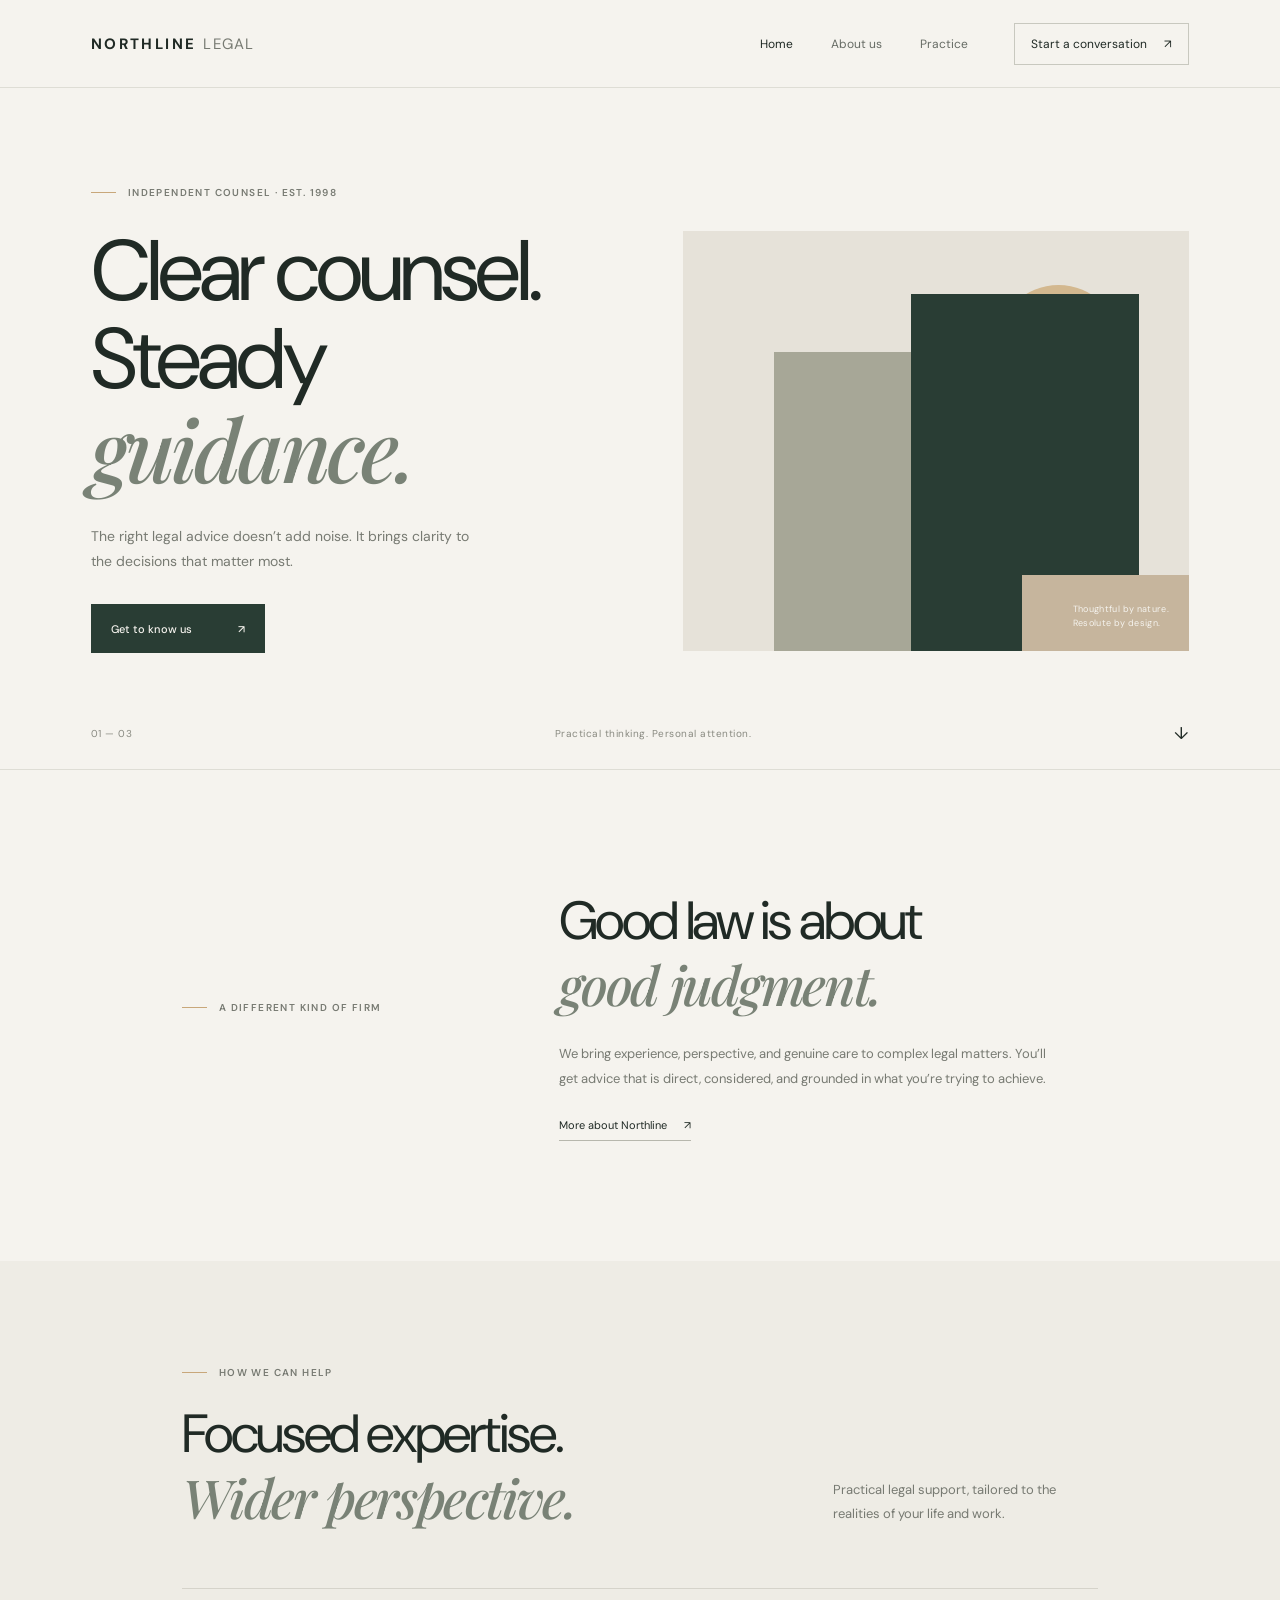
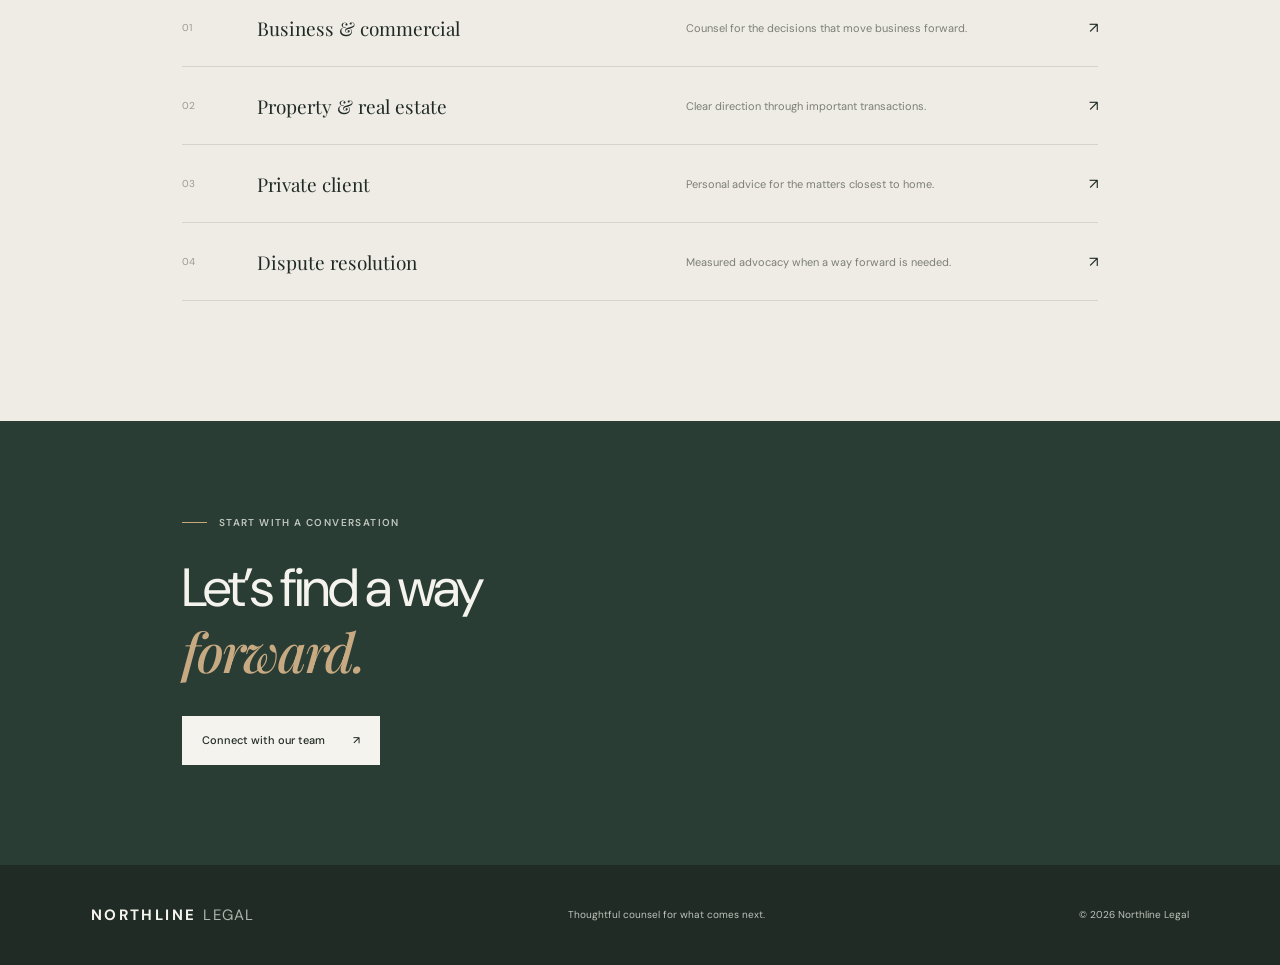
<file: index.html>
<!doctype html>
<html lang="en">
  <head>
    <meta charset="utf-8">
    <meta name="viewport" content="width=device-width, initial-scale=1">
    <meta name="description" content="Northline Legal is a thoughtful, independent law firm for individuals and businesses.">
    <title>Northline Legal — Clear counsel. Steady guidance.</title>
    <link rel="stylesheet" href="styles.css">
  </head>
  <body>
    <header class="site-header">
      <a class="wordmark" href="index.html" aria-label="Northline Legal home">NORTHLINE<span>LEGAL</span></a>
      <nav class="site-nav" aria-label="Main navigation">
        <a class="active" href="index.html" aria-current="page">Home</a>
        <a href="about.html">About us</a>
        <a href="#practice">Practice</a>
        <a class="nav-cta" href="about.html#contact">Start a conversation <span aria-hidden="true">↗</span></a>
      </nav>
    </header>

    <main>
      <section class="hero">
        <div class="hero-copy">
          <p class="eyebrow"><span class="eyebrow-line"></span> Independent counsel · Est. 1998</p>
          <h1>Clear counsel.<br>Steady <em>guidance.</em></h1>
          <p class="hero-intro">The right legal advice doesn’t add noise. It brings clarity to the decisions that matter most.</p>
          <a class="button button-dark" href="about.html">Get to know us <span aria-hidden="true">↗</span></a>
        </div>
        <div class="hero-art" role="img" aria-label="Abstract architectural forms in warm stone and deep green">
          <div class="art-sun"></div>
          <div class="art-column art-column-back"></div>
          <div class="art-column art-column-front"></div>
          <div class="art-ground"></div>
          <span class="art-caption">Thoughtful by nature.<br>Resolute by design.</span>
        </div>
        <div class="hero-foot">
          <span>01 — 03</span>
          <span>Practical thinking. Personal attention.</span>
          <a href="#practice" aria-label="Scroll to practice areas">↓</a>
        </div>
      </section>

      <section class="intro-section">
        <p class="eyebrow"><span class="eyebrow-line"></span> A different kind of firm</p>
        <div>
          <h2>Good law is about<br><em>good judgment.</em></h2>
          <p class="section-copy">We bring experience, perspective, and genuine care to complex legal matters. You’ll get advice that is direct, considered, and grounded in what you’re trying to achieve.</p>
          <a class="text-link" href="about.html">More about Northline <span aria-hidden="true">↗</span></a>
        </div>
      </section>

      <section class="practice-section" id="practice">
        <div class="section-heading">
          <div>
            <p class="eyebrow"><span class="eyebrow-line"></span> How we can help</p>
            <h2>Focused expertise.<br><em>Wider perspective.</em></h2>
          </div>
          <p class="section-copy">Practical legal support, tailored to the realities of your life and work.</p>
        </div>
        <div class="practice-list">
          <a class="practice-item" href="about.html#contact"><span class="practice-number">01</span><span class="practice-name">Business &amp; commercial</span><span class="practice-detail">Counsel for the decisions that move business forward.</span><span class="practice-arrow" aria-hidden="true">↗</span></a>
          <a class="practice-item" href="about.html#contact"><span class="practice-number">02</span><span class="practice-name">Property &amp; real estate</span><span class="practice-detail">Clear direction through important transactions.</span><span class="practice-arrow" aria-hidden="true">↗</span></a>
          <a class="practice-item" href="about.html#contact"><span class="practice-number">03</span><span class="practice-name">Private client</span><span class="practice-detail">Personal advice for the matters closest to home.</span><span class="practice-arrow" aria-hidden="true">↗</span></a>
          <a class="practice-item" href="about.html#contact"><span class="practice-number">04</span><span class="practice-name">Dispute resolution</span><span class="practice-detail">Measured advocacy when a way forward is needed.</span><span class="practice-arrow" aria-hidden="true">↗</span></a>
        </div>
      </section>

      <section class="closing-section">
        <p class="eyebrow"><span class="eyebrow-line"></span> Start with a conversation</p>
        <h2>Let’s find a way<br><em>forward.</em></h2>
        <a class="button button-light" href="about.html#contact">Connect with our team <span aria-hidden="true">↗</span></a>
      </section>
    </main>

    <footer class="site-footer">
      <a class="wordmark wordmark-light" href="index.html">NORTHLINE<span>LEGAL</span></a>
      <span>Thoughtful counsel for what comes next.</span>
      <span>© 2026 Northline Legal</span>
    </footer>
  </body>
</html>
</file>
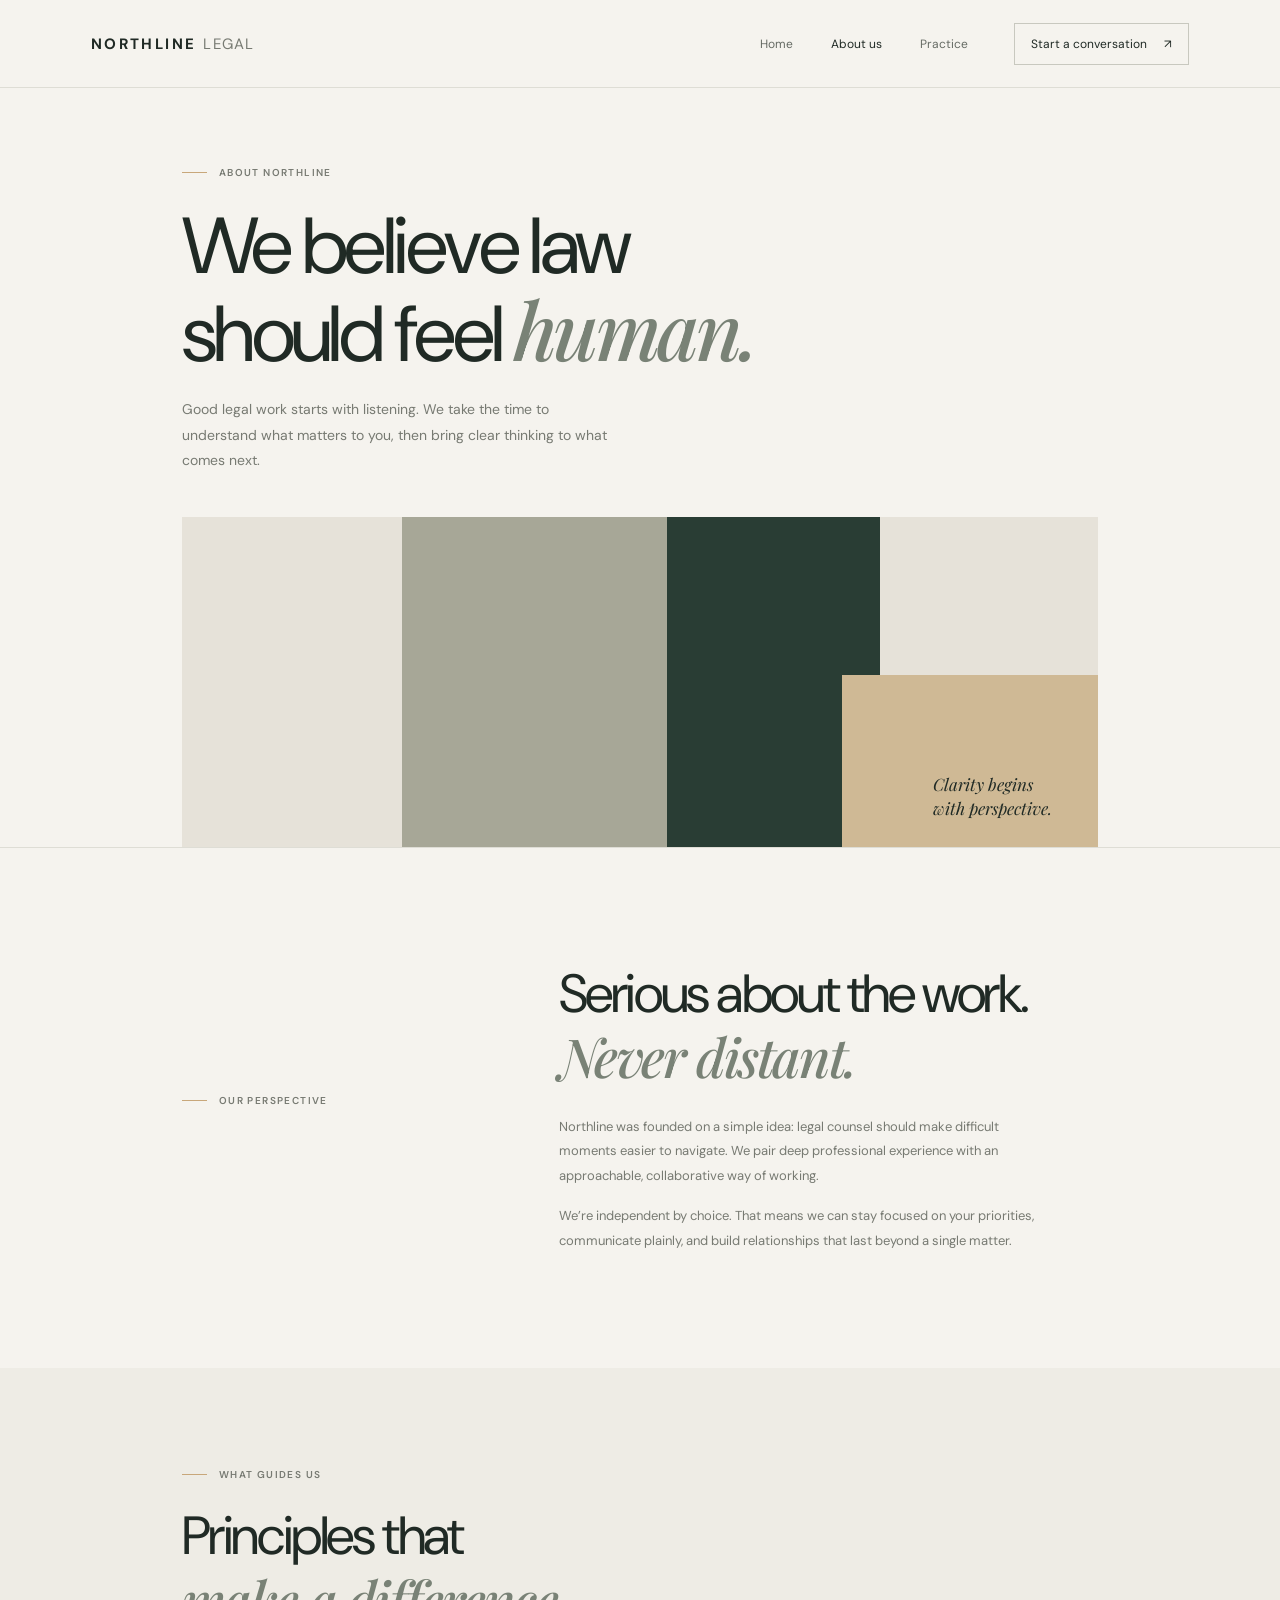
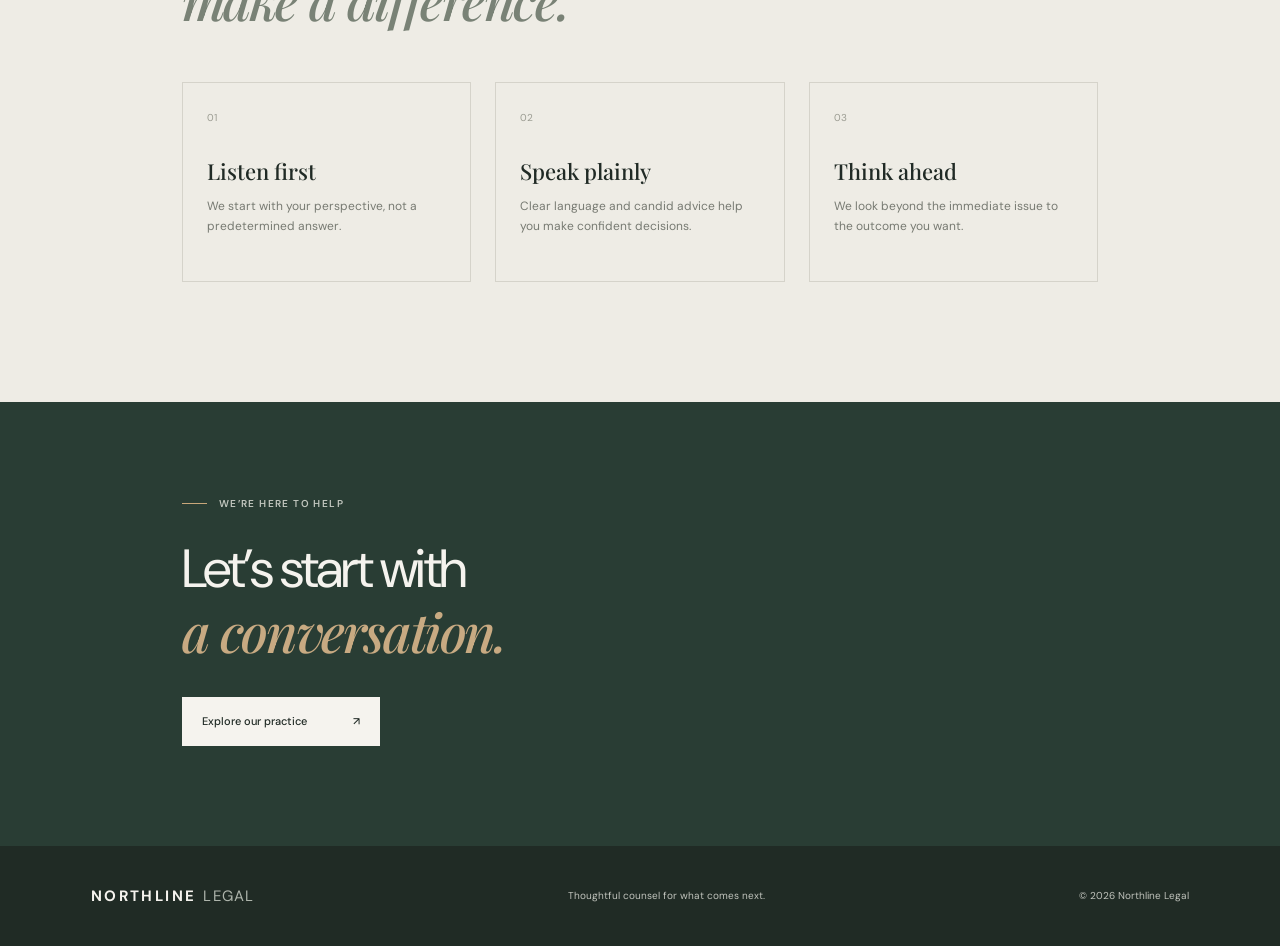
<file: about.html>
<!doctype html>
<html lang="en">
  <head>
    <meta charset="utf-8">
    <meta name="viewport" content="width=device-width, initial-scale=1">
    <meta name="description" content="Meet Northline Legal: an independent law firm built on clear thinking, considered advice, and personal attention.">
    <title>About us — Northline Legal</title>
    <link rel="stylesheet" href="styles.css">
  </head>
  <body>
    <header class="site-header">
      <a class="wordmark" href="index.html" aria-label="Northline Legal home">NORTHLINE<span>LEGAL</span></a>
      <nav class="site-nav" aria-label="Main navigation">
        <a href="index.html">Home</a>
        <a class="active" href="about.html" aria-current="page">About us</a>
        <a href="index.html#practice">Practice</a>
        <a class="nav-cta" href="#contact">Start a conversation <span aria-hidden="true">↗</span></a>
      </nav>
    </header>

    <main>
      <section class="about-hero">
        <p class="eyebrow"><span class="eyebrow-line"></span> About Northline</p>
        <h1>We believe law<br>should feel <em>human.</em></h1>
        <p class="hero-intro">Good legal work starts with listening. We take the time to understand what matters to you, then bring clear thinking to what comes next.</p>
        <div class="about-art" role="img" aria-label="A quiet study in light, shadow, and natural materials">
          <div class="about-art-block"></div>
          <div class="about-art-shadow"></div>
          <span>Clarity begins<br>with perspective.</span>
        </div>
      </section>

      <section class="story-section">
        <p class="eyebrow"><span class="eyebrow-line"></span> Our perspective</p>
        <div>
          <h2>Serious about the work.<br><em>Never distant.</em></h2>
          <p class="section-copy">Northline was founded on a simple idea: legal counsel should make difficult moments easier to navigate. We pair deep professional experience with an approachable, collaborative way of working.</p>
          <p class="section-copy">We’re independent by choice. That means we can stay focused on your priorities, communicate plainly, and build relationships that last beyond a single matter.</p>
        </div>
      </section>

      <section class="values-section">
        <div class="section-heading">
          <div>
            <p class="eyebrow"><span class="eyebrow-line"></span> What guides us</p>
            <h2>Principles that<br><em>make a difference.</em></h2>
          </div>
        </div>
        <div class="values-grid">
          <article class="value-card"><span>01</span><h3>Listen first</h3><p>We start with your perspective, not a predetermined answer.</p></article>
          <article class="value-card"><span>02</span><h3>Speak plainly</h3><p>Clear language and candid advice help you make confident decisions.</p></article>
          <article class="value-card"><span>03</span><h3>Think ahead</h3><p>We look beyond the immediate issue to the outcome you want.</p></article>
        </div>
      </section>

      <section class="closing-section" id="contact">
        <p class="eyebrow"><span class="eyebrow-line"></span> We’re here to help</p>
        <h2>Let’s start with<br><em>a conversation.</em></h2>
        <a class="button button-light" href="index.html#practice">Explore our practice <span aria-hidden="true">↗</span></a>
      </section>
    </main>

    <footer class="site-footer">
      <a class="wordmark wordmark-light" href="index.html">NORTHLINE<span>LEGAL</span></a>
      <span>Thoughtful counsel for what comes next.</span>
      <span>© 2026 Northline Legal</span>
    </footer>
  </body>
</html>
</file>
<file: styles.css>
@import url('https://fonts.googleapis.com/css2?family=DM+Sans:wght@400;500;600;700&family=Playfair+Display:ital,wght@0,500;0,600;1,500;1,600&display=swap');

:root {
  color-scheme: light;
  --paper: #f5f3ee;
  --ink: #202a25;
  --muted: #777a72;
  --line: #deddd5;
  --green: #293d34;
  --accent: #c8a77a;
  --serif: 'Playfair Display', Georgia, serif;
  --sans: 'DM Sans', Arial, sans-serif;
}

* { box-sizing: border-box; }
html { scroll-behavior: smooth; }
body { margin: 0; background: var(--paper); color: var(--ink); font-family: var(--sans); font-size: 14px; -webkit-font-smoothing: antialiased; }
a { color: inherit; text-decoration: none; }

.site-header { height: 88px; padding: 0 7.1%; display: flex; align-items: center; justify-content: space-between; border-bottom: 1px solid var(--line); }
.wordmark { font-size: 15px; font-weight: 700; letter-spacing: .16em; }
.wordmark span { margin-left: 7px; color: var(--muted); font-weight: 400; letter-spacing: .08em; }
.site-nav { display: flex; align-items: center; gap: 38px; color: #666b64; font-size: 12px; }
.site-nav a { transition: color .2s ease; }
.site-nav a:hover, .site-nav a.active { color: var(--ink); }
.site-nav .nav-cta { margin-left: 8px; padding: 12px 16px; border: 1px solid #c8c8bf; color: var(--ink); }
.nav-cta span, .button span, .text-link span { margin-left: 14px; }

.hero { position: relative; min-height: 610px; padding: 98px 7.1% 74px; display: grid; grid-template-columns: 1.03fr .97fr; align-items: center; column-gap: 5%; }
.hero-copy { position: relative; z-index: 1; padding-bottom: 42px; }
.eyebrow { margin: 0 0 28px; display: flex; align-items: center; gap: 12px; color: var(--muted); font-size: 10px; font-weight: 600; letter-spacing: .14em; text-transform: uppercase; }
.eyebrow-line { display: inline-block; width: 25px; height: 1px; background: var(--accent); }
h1, h2 { margin: 0; font-weight: 400; letter-spacing: -.045em; }
.hero h1, .about-hero h1 { font-size: clamp(56px, 6.7vw, 91px); line-height: 1.03; }
h1 em, h2 em { color: #798276; font-family: var(--serif); font-weight: 500; }
.hero-intro { max-width: 390px; margin: 26px 0 30px; color: #777a72; font-size: 14px; line-height: 1.8; }
.button { min-height: 49px; padding: 0 20px; display: inline-flex; align-items: center; justify-content: space-between; font-size: 11px; font-weight: 500; transition: background .2s ease, color .2s ease; }
.button-dark { min-width: 174px; background: var(--green); color: var(--paper); }
.button-dark:hover { background: #3a5146; }
.hero-art { position: relative; height: 420px; overflow: hidden; background: #e6e2d9; }
.art-sun { position: absolute; top: 54px; right: 68px; width: 125px; height: 125px; border-radius: 50%; background: #d3b88f; }
.art-column { position: absolute; bottom: 0; width: 45%; height: 71%; }
.art-column-back { left: 18%; background: #a7a797; }
.art-column-front { left: 45%; height: 85%; background: var(--green); }
.art-ground { position: absolute; right: 0; bottom: 0; width: 33%; height: 18%; background: #c6b59d; }
.art-caption { position: absolute; right: 20px; bottom: 20px; color: var(--paper); font-size: 9px; line-height: 1.6; letter-spacing: .04em; }
.hero-foot { position: absolute; right: 7.1%; bottom: 25px; left: 7.1%; display: flex; align-items: center; justify-content: space-between; color: #888980; font-size: 10px; letter-spacing: .05em; }
.hero-foot a { font-size: 17px; color: var(--ink); }

.intro-section, .story-section { padding: 120px 14.2%; display: grid; grid-template-columns: .72fr 1.28fr; gap: 8%; border-top: 1px solid var(--line); }
.intro-section .eyebrow, .story-section .eyebrow { margin-top: 12px; }
h2 { font-size: clamp(39px, 4.2vw, 57px); line-height: 1.16; }
.section-copy { max-width: 490px; margin: 23px 0 0; color: #777a72; font-size: 13px; line-height: 1.9; }
.text-link { margin-top: 27px; padding-bottom: 8px; display: inline-block; border-bottom: 1px solid #b7b7ad; font-size: 11px; }

.practice-section, .values-section { padding: 105px 14.2% 120px; background: #eeece5; }
.section-heading { display: flex; align-items: end; justify-content: space-between; gap: 35px; margin-bottom: 56px; }
.section-heading .eyebrow { margin-bottom: 24px; }
.section-heading .section-copy { max-width: 265px; margin: 0 0 5px; }
.practice-list { border-top: 1px solid #d5d3ca; }
.practice-item { min-height: 78px; display: grid; grid-template-columns: 55px 1.1fr 1fr 20px; align-items: center; gap: 20px; border-bottom: 1px solid #d5d3ca; transition: padding .2s ease; }
.practice-item:hover { padding-right: 8px; padding-left: 8px; }
.practice-number { color: #9a9b91; font-size: 10px; }
.practice-name { font-family: var(--serif); font-size: 19px; }
.practice-detail { color: #7d7e76; font-size: 11px; }
.practice-arrow { justify-self: end; font-size: 15px; }

.closing-section { padding: 95px 14.2% 100px; background: var(--green); color: var(--paper); }
.closing-section .eyebrow { color: #c1c6be; }
.closing-section h2 em { color: #c8aa82; }
.button-light { min-width: 198px; margin-top: 30px; background: var(--paper); color: var(--ink); }
.button-light:hover { background: #dedbd1; }
.site-footer { min-height: 100px; padding: 25px 7.1%; display: flex; align-items: center; justify-content: space-between; gap: 20px; background: #202b25; color: #c1c4bd; font-size: 10px; }
.wordmark-light { color: var(--paper); }
.wordmark-light span { color: #aeb5ac; }

.about-hero { padding: 78px 14.2% 0; }
.about-hero .eyebrow { margin-bottom: 27px; }
.about-hero h1 { font-size: clamp(54px, 6.2vw, 82px); }
.about-hero .hero-intro { max-width: 440px; margin: 22px 0 44px; }
.about-art { position: relative; height: 330px; overflow: hidden; background: #e6e2d9; }
.about-art-block { position: absolute; top: 0; left: 24%; width: 29%; height: 100%; background: #a7a797; }
.about-art-block::after { position: absolute; top: 0; right: -80%; width: 80%; height: 100%; background: var(--green); content: ""; }
.about-art-shadow { position: absolute; right: 0; bottom: 0; width: 28%; height: 52%; background: #cfb995; }
.about-art span { position: absolute; right: 5%; bottom: 26px; color: var(--ink); font-family: var(--serif); font-size: 17px; font-style: italic; line-height: 1.45; }
.story-section { padding-top: 115px; padding-bottom: 115px; }
.story-section .section-copy + .section-copy { margin-top: 15px; }
.values-section { padding-top: 100px; }
.values-section .section-heading { margin-bottom: 48px; }
.values-grid { display: grid; grid-template-columns: repeat(3, 1fr); gap: 24px; }
.value-card { min-height: 200px; padding: 24px; border: 1px solid #d5d3ca; }
.value-card > span { color: #9a9b91; font-size: 10px; }
.value-card h3 { margin: 31px 0 10px; font-family: var(--serif); font-size: 22px; font-weight: 500; }
.value-card p { margin: 0; color: #777a72; font-size: 12px; line-height: 1.7; }

@media (max-width: 760px) {
  .site-header { height: auto; min-height: 76px; padding: 20px 6%; align-items: flex-start; gap: 20px; }
  .site-nav { justify-content: flex-end; flex-wrap: wrap; gap: 15px 20px; font-size: 11px; }
  .site-nav .nav-cta { margin: 0; padding: 8px 10px; }
  .hero { min-height: 0; padding: 72px 7% 75px; grid-template-columns: 1fr; gap: 30px; }
  .hero-copy { padding-bottom: 0; }
  .hero-art { height: min(390px, 75vw); }
  .hero-foot { right: 7%; left: 7%; }
  .intro-section, .story-section { padding: 75px 8%; grid-template-columns: 1fr; gap: 22px; }
  .intro-section .eyebrow, .story-section .eyebrow { margin: 0; }
  .practice-section, .values-section { padding: 75px 8%; }
  .section-heading { align-items: flex-start; flex-direction: column; gap: 20px; margin-bottom: 36px; }
  .practice-item { grid-template-columns: 28px 1fr 20px; gap: 12px; padding: 16px 0; }
  .practice-detail { grid-column: 2; grid-row: 2; }
  .practice-arrow { grid-column: 3; grid-row: 1; }
  .practice-number { grid-row: 1 / span 2; align-self: start; padding-top: 4px; }
  .closing-section { padding: 75px 8%; }
  .site-footer { padding: 26px 7%; flex-wrap: wrap; }
  .about-hero { padding: 62px 8% 0; }
  .about-art { height: 280px; }
  .values-grid { grid-template-columns: 1fr; gap: 12px; }
  .value-card { min-height: 160px; }
  .value-card h3 { margin-top: 22px; }
}

@media (max-width: 440px) {
  .site-header { flex-direction: column; align-items: stretch; }
  .site-nav { justify-content: space-between; gap: 12px; }
  .site-nav .nav-cta { display: none; }
  .hero h1, .about-hero h1 { font-size: 53px; }
  h2 { font-size: 39px; }
  .hero-foot span:nth-child(2) { max-width: 155px; text-align: center; }
  .about-art span { font-size: 14px; }
}

@media (prefers-reduced-motion: reduce) {
  *, *::before, *::after { scroll-behavior: auto !important; transition-duration: .01ms !important; }
}
</file>
